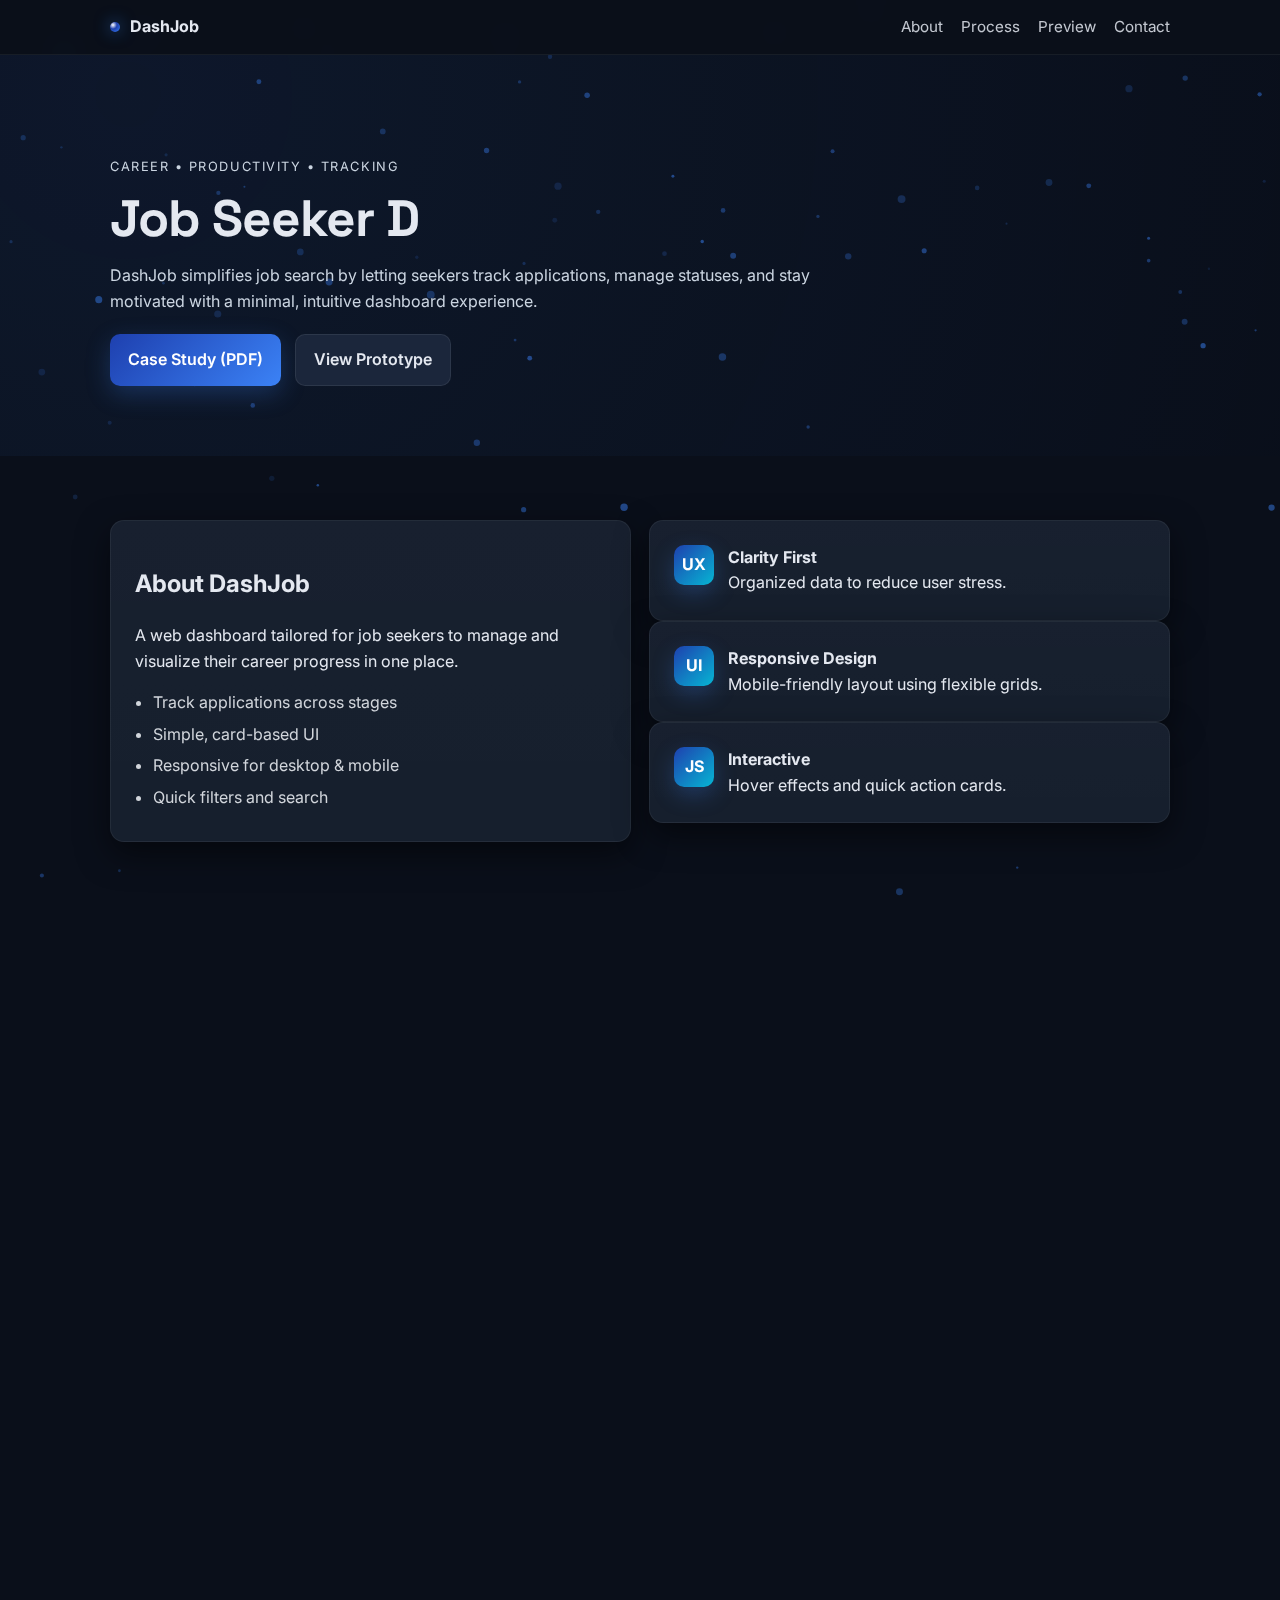
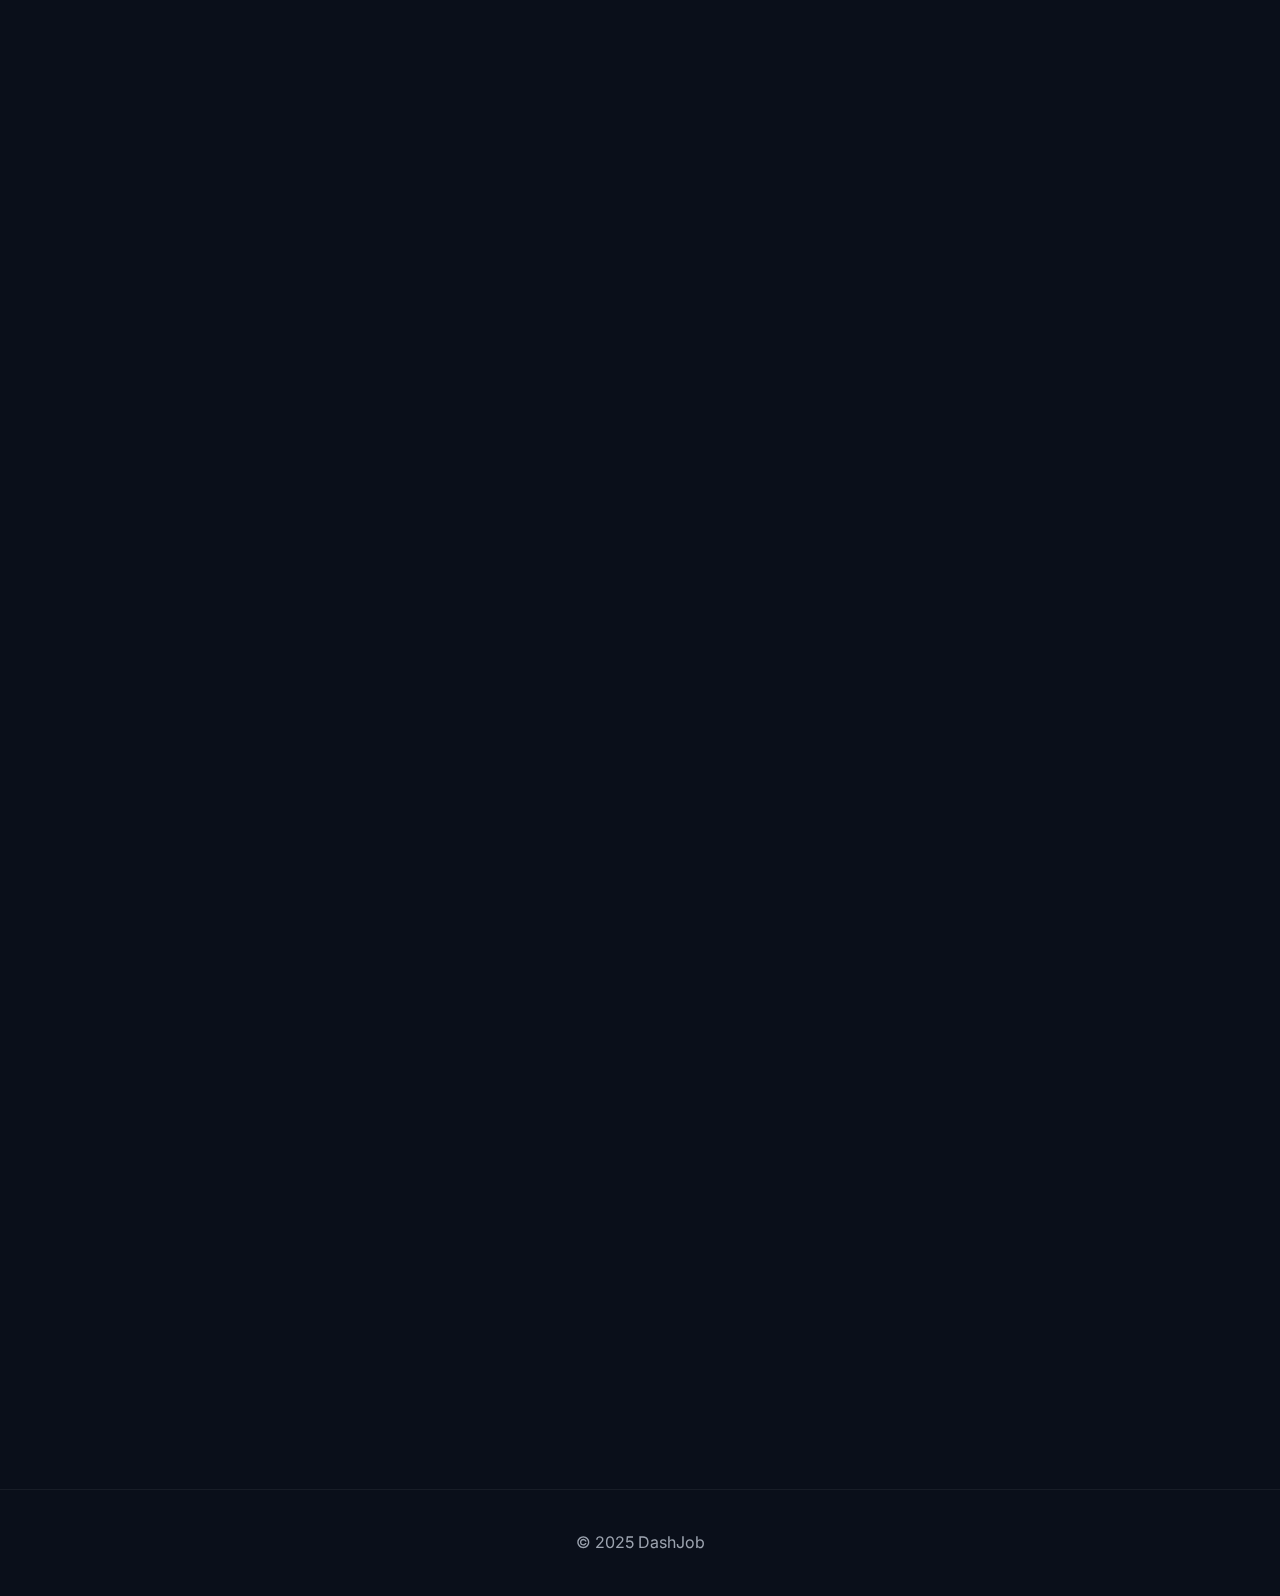
<file: dash.html>
<!DOCTYPE html>
<html lang="en">
<head>
<meta charset="utf-8" />
<meta name="viewport" content="width=device-width, initial-scale=1" />
<title>DashJob — Job Seeker Dashboard</title>

<link href="https://fonts.googleapis.com/css2?family=Inter:wght@400;500;600;700&family=Space+Grotesk:wght@500;700&display=swap" rel="stylesheet">
<link href="https://unpkg.com/aos@2.3.1/dist/aos.css" rel="stylesheet">

<style>
:root {
  --bg:#0a0f1a;
  --card:#131c2b;
  --muted:#7f8fa4;
  --text:#e4e8f0;
  --primary:#1e40af;   /* deep blue */
  --primary-2:#3b82f6; /* cyan-blue */
  --accent:#06b6d4;    /* cyan accent */
  --ring: rgba(59,130,246,.4);
  --radius:14px;
  --shadow:0 12px 32px rgba(0,0,0,.5);
}
*{box-sizing:border-box}
body {
  margin:0;
  font-family: 'Inter', system-ui, sans-serif;
  color: var(--text);
  line-height:1.6;
  background: var(--bg);
  -webkit-font-smoothing: antialiased;
  position: relative;
  overflow-x: hidden;
}

#bgCanvas {
  position: fixed;
  top: 0; left: 0;
  width: 100%; height: 100%;
  z-index: -2;
  pointer-events: none;
}

.container {max-width:1100px; margin:0 auto; padding:0 20px}
.section {padding:64px 0}
.kicker {letter-spacing:.12em; text-transform:uppercase; color:var(--muted); font-size:.8rem}

nav {
  position:sticky; top:0; z-index:50;
  backdrop-filter: blur(10px);
  background: rgba(10,15,26,.7);
  border-bottom:1px solid rgba(255,255,255,.06);
}
.nav-inner {display:flex; align-items:center; justify-content:space-between; padding:14px 20px}
.brand {display:flex; gap:10px; align-items:center; font-weight:700}
.brand-dot {
  width:10px; height:10px; border-radius:50%;
  background: radial-gradient(circle at 30% 30%, #fff, var(--primary) 40%, var(--primary-2) 100%);
  box-shadow:0 0 16px rgba(59,130,246,.6);
}
.nav-links {display:flex; gap:18px}
nav a {color:var(--text); text-decoration:none; font-size:.95rem; opacity:.85}
nav a:hover {opacity:1}

.hero {
  padding:90px 0 70px;
  position: relative;
  overflow: hidden;
  z-index:1;
}
.hero::before {
  content:"";
  position:absolute; top:-50%; left:-50%; width:200%; height:200%;
  background: radial-gradient(circle at 30% 30%, rgba(59,130,246,.08), transparent 70%);
  animation: rotate 30s linear infinite;
  z-index:-1;
}
@keyframes rotate {0%{transform:rotate(0deg);}100%{transform:rotate(360deg);}}

.hero h1 {
  font-family:"Space Grotesk",sans-serif;
  font-weight:700;
  letter-spacing:-.02em;
  font-size:clamp(2rem, 3vw + 1rem, 3.2rem);
  line-height:1.1;
  margin:12px 0 16px;
}
.hero p {color:#cbd5e1; max-width:720px}
.hero-actions {display:flex; gap:14px; flex-wrap:wrap; margin-top:20px}

.btn {
  display:inline-flex; align-items:center; gap:10px;
  padding:12px 18px; border-radius:10px;
  color:#fff; background:linear-gradient(135deg,var(--primary),var(--primary-2));
  font-weight:600; text-decoration:none; cursor:pointer;
  box-shadow:0 8px 24px rgba(59,130,246,.25);
  transition:.25s;
}
.btn:hover {transform:translateY(-2px); box-shadow:0 12px 28px rgba(59,130,246,.35)}
.btn.secondary {
  background:#1b263b; border:1px solid rgba(255,255,255,.08); color:var(--text);
  box-shadow:none;
}
.btn.secondary:hover {filter:brightness(1.1)}

.card {
  background:linear-gradient(180deg, rgba(255,255,255,.02), rgba(255,255,255,.01)), var(--card);
  border:1px solid rgba(255,255,255,.06);
  border-radius:var(--radius);
  box-shadow:var(--shadow);
}
.card-pad {padding:24px}

.grid {display:grid; grid-template-columns:repeat(12,1fr); gap:18px}
.col-4{grid-column:span 4}
.col-6{grid-column:span 6}
.col-12{grid-column:span 12}
@media (max-width:900px){.col-4,.col-6{grid-column:span 12}}

.feature {display:flex; gap:14px}
.ico {
  width:40px; height:40px; border-radius:10px; flex:none;
  display:grid; place-items:center;
  background:linear-gradient(135deg,var(--primary),var(--accent));
  font-weight:700; color:#fff;
  box-shadow:0 8px 22px rgba(59,130,246,.25);
}

.preview-wrap {text-align:center}
.preview-img {
  max-width:820px; width:100%;
  border-radius:12px; border:1px solid rgba(255,255,255,.08);
  box-shadow:0 16px 40px rgba(0,0,0,.35);
  transition:.25s;
}
.preview-img:hover {transform:scale(1.015); filter:saturate(1.05)}
.preview-actions {margin-top:16px; display:flex; gap:12px; justify-content:center; flex-wrap:wrap}

.list {margin:0; padding-left:18px; color:#d1d5db}
.list li {margin:6px 0}

.badges {display:flex; gap:10px; flex-wrap:wrap}
.badge {
  font-size:.85rem; background:#1f2a42; border:1px solid rgba(255,255,255,.08);
  padding:8px 12px; border-radius:999px; color:#dbeafe;
}

footer {padding:40px 0; text-align:center; color:#9ca3af; border-top:1px solid rgba(255,255,255,.06)}

.input {
  width:100%; padding:10px 12px; border-radius:10px;
  border:1px solid rgba(255,255,255,.08); background:#111d2b;
  color:var(--text); outline:none;
}
.input:focus { box-shadow: 0 0 0 4px var(--ring); }

</style>
</head>
<body>

<!-- Particle background canvas -->
<canvas id="bgCanvas"></canvas>

<nav>
  <div class="container nav-inner">
    <div class="brand"><span class="brand-dot"></span> DashJob</div>
    <div class="nav-links">
      <a href="#about">About</a>
      <a href="#process">Process</a>
      <a href="#preview">Preview</a>
      <a href="#contact">Contact</a>
    </div>
  </div>
</nav>

<header class="section hero">
  <div class="container">
    <p class="kicker" data-aos="fade-up">Career • Productivity • Tracking</p>
    <h1 id="type" data-aos="fade-up" data-aos-delay="80">Job Seeker Dashboard</h1>
    <p data-aos="fade-up" data-aos-delay="160">
      DashJob simplifies job search by letting seekers track applications, manage statuses,
      and stay motivated with a minimal, intuitive dashboard experience.
    </p>
    <div class="hero-actions" data-aos="fade-up" data-aos-delay="240">
      <a class="btn" href="DashJob.pdf" target="_blank">Case Study (PDF)</a>
      <a class="btn secondary" href="https://www.figma.com/proto/x1AHYimQXQESoMWLDLi0if/Untitled?node-id=3-2&p=f&t=z0As8JBXtg5oKpbm-0&scaling=scale-down&content-scaling=fixed&page-id=0%3A1&starting-point-node-id=3%3A2" target="_blank">View Prototype</a>
    </div>
  </div>
</header>

<section id="about" class="section">
  <div class="container">
    <div class="grid">
      <div class="col-6">
        <div class="card card-pad" data-aos="fade-up">
          <h2>About DashJob</h2>
          <p>A web dashboard tailored for job seekers to manage and visualize their career progress in one place.</p>
          <ul class="list">
            <li>Track applications across stages</li>
            <li>Simple, card-based UI</li>
            <li>Responsive for desktop & mobile</li>
            <li>Quick filters and search</li>
          </ul>
        </div>
      </div>
      <div class="col-6">
        <div class="card card-pad feature" data-aos="fade-left">
          <div class="ico">UX</div>
          <div><strong>Clarity First</strong><br/>Organized data to reduce user stress.</div>
        </div>
        <div class="card card-pad feature" data-aos="fade-left" data-aos-delay="120">
          <div class="ico">UI</div>
          <div><strong>Responsive Design</strong><br/>Mobile-friendly layout using flexible grids.</div>
        </div>
        <div class="card card-pad feature" data-aos="fade-left" data-aos-delay="220">
          <div class="ico">JS</div>
          <div><strong>Interactive</strong><br/>Hover effects and quick action cards.</div>
        </div>
      </div>
    </div>
  </div>
</section>

<section id="process" class="section">
  <div class="container">
    <div class="card card-pad" data-aos="fade-up">
      <h2>Design Process</h2>
      <p><strong>Research:</strong> Identified challenges in existing platforms like clutter and lack of visual progress tracking.</p>
      <p><strong>Wireframes:</strong> Created low-fi sketches of application cards and filters.</p>
      <p><strong>Prototype:</strong> Designed in Figma with modern color palette and clear hierarchy.</p>
    </div>
  </div>
</section>

<section id="preview" class="section">
  <div class="container">
    <div class="card card-pad" data-aos="zoom-in">
      <h2>Dashboard Preview</h2>
      <div class="preview-wrap">
        <img class="preview-img" src="Dashjob.jpg" alt="DashJob Dashboard mockup">
        <div class="preview-actions">
          <a class="btn" href="DashJob.pdf" target="_blank">Case Study PDF</a>
          <a class="btn secondary" href="https://www.figma.com/proto/x1AHYimQXQESoMWLDLi0if/Untitled?node-id=3-2&p=f&t=z0As8JBXtg5oKpbm-0&scaling=scale-down&content-scaling=fixed&page-id=0%3A1&starting-point-node-id=3%3A2" target="_blank">Prototype</a>
        </div>
      </div>
    </div>
  </div>
</section>

<section class="section">
  <div class="container">
    <div class="grid">
      <div class="col-6">
        <div class="card card-pad" data-aos="fade-up">
          <h2>Next Steps</h2>
          <ul class="list">
            <li>Add calendar integration</li>
            <li>Enable export to Excel/CSV</li>
            <li>Gamify milestones for motivation</li>
          </ul>
        </div>
      </div>
      <div class="col-6">
        <div class="card card-pad" data-aos="fade-up" data-aos-delay="120">
          <h2>Tech Stack</h2>
          <div class="badges">
            <span class="badge">Figma</span>
            <span class="badge">HTML</span>
            <span class="badge">CSS</span>
            <span class="badge">JavaScript</span>
            <span class="badge">React.js</span>
          </div>
        </div>
      </div>
    </div>
  </div>
</section>

<section id="contact" class="section">
  <div class="container">
    <div class="card card-pad" data-aos="fade-up">
      <h2>Contact</h2>
      <p style="color:#d1d5db">Reach out for collaborations or feedback.</p>
      <form class="grid" onsubmit="event.preventDefault(); alert('Thanks! I’ll get back to you.');">
        <div class="col-6">
          <label>Name</label><br/>
          <input class="input" required>
        </div>
        <div class="col-6">
          <label>Email</label><br/>
          <input type="email" class="input" required>
        </div>
        <div class="col-12" style="margin-top:10px">
          <label>Message</label><br/>
          <textarea rows="4" class="input" required></textarea>
        </div>
        <div class="col-12" style="margin-top:14px">
          <button class="btn" type="submit">Send</button>
        </div>
      </form>
    </div>
  </div>
</section>

<footer>
  <div class="container">© 2025 DashJob</div>
</footer>

<script src="https://unpkg.com/aos@2.3.1/dist/aos.js"></script>
<script>
AOS.init({ duration: 800, once: true });

// Typewriter effect
(function(){
  const el = document.getElementById('type');
  const phrases = ["Job Seeker Dashboard","Track. Apply. Succeed.","Your Career, Organized."];
  let p=0,i=0,deleting=false;
  function tick(){
    const full=phrases[p];
    i+=deleting?-1:1;
    el.textContent=full.slice(0,i);
    if(!deleting && i===full.length){ setTimeout(()=>deleting=true,1200);}
    else if(deleting && i===0){ deleting=false; p=(p+1)%phrases.length;}
    setTimeout(tick,deleting?40:70);
  }
  tick();
})();

// Particle background
const canvas = document.getElementById('bgCanvas');
const ctx = canvas.getContext('2d');
let w,h;
function resize() { w=canvas.width=window.innerWidth; h=canvas.height=window.innerHeight; }
window.addEventListener('resize', resize);
resize();

const particles=[];
for(let i=0;i<100;i++){
  particles.push({
    x: Math.random()*w,
    y: Math.random()*h,
    r: Math.random()*3+1,
    dx: (Math.random()-0.5)*0.3,
    dy: (Math.random()-0.5)*0.3,
    color: `rgba(59,130,246,${Math.random()*0.4+0.1})`
  });
}

function animate(){
  ctx.clearRect(0,0,w,h);
  for(let p of particles){
    ctx.beginPath();
    ctx.arc(p.x,p.y,p.r,0,Math.PI*2);
    ctx.fillStyle=p.color;
    ctx.fill();
    p.x+=p.dx; p.y+=p.dy;
    if(p.x>w)p.x=0;if(p.x<0)p.x=w;
    if(p.y>h)p.y=0;if(p.y<0)p.y=h;
  }
  requestAnimationFrame(animate);
}
animate();
</script>
</body>
</html>
</file>
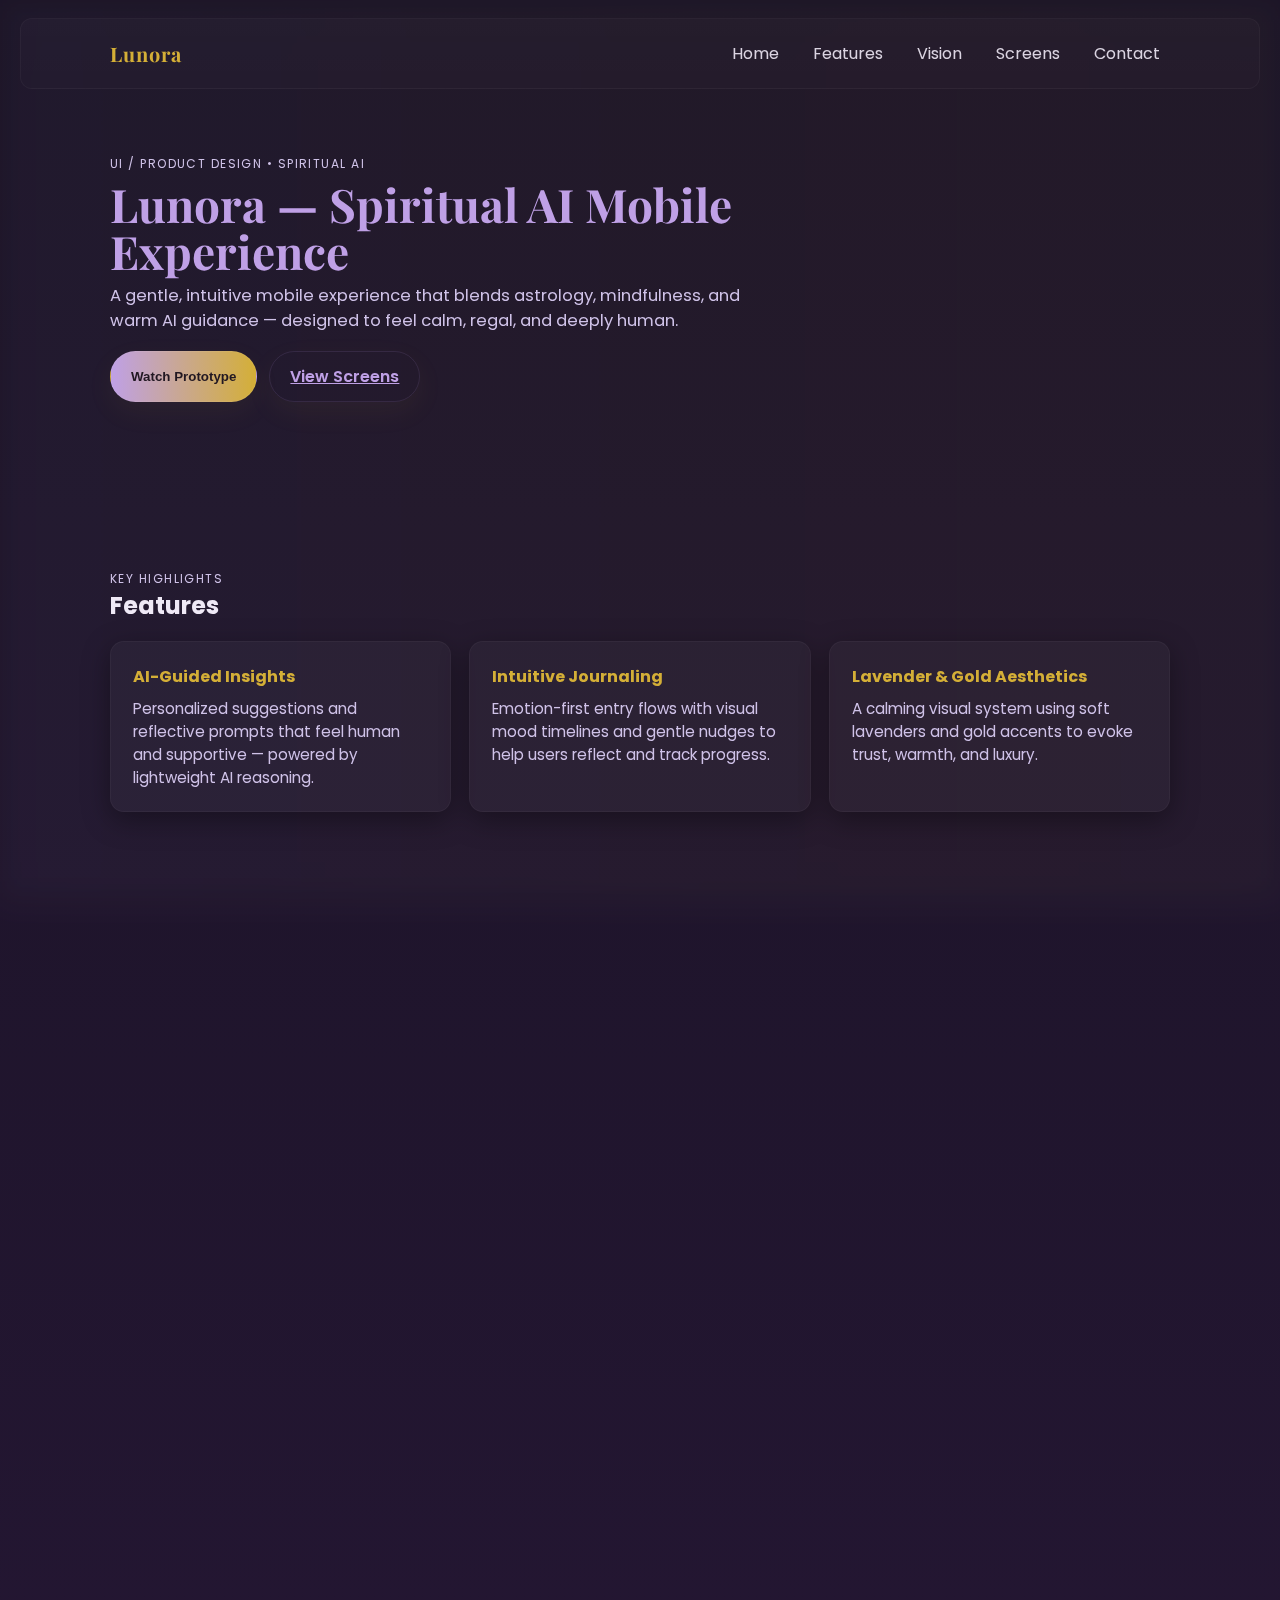
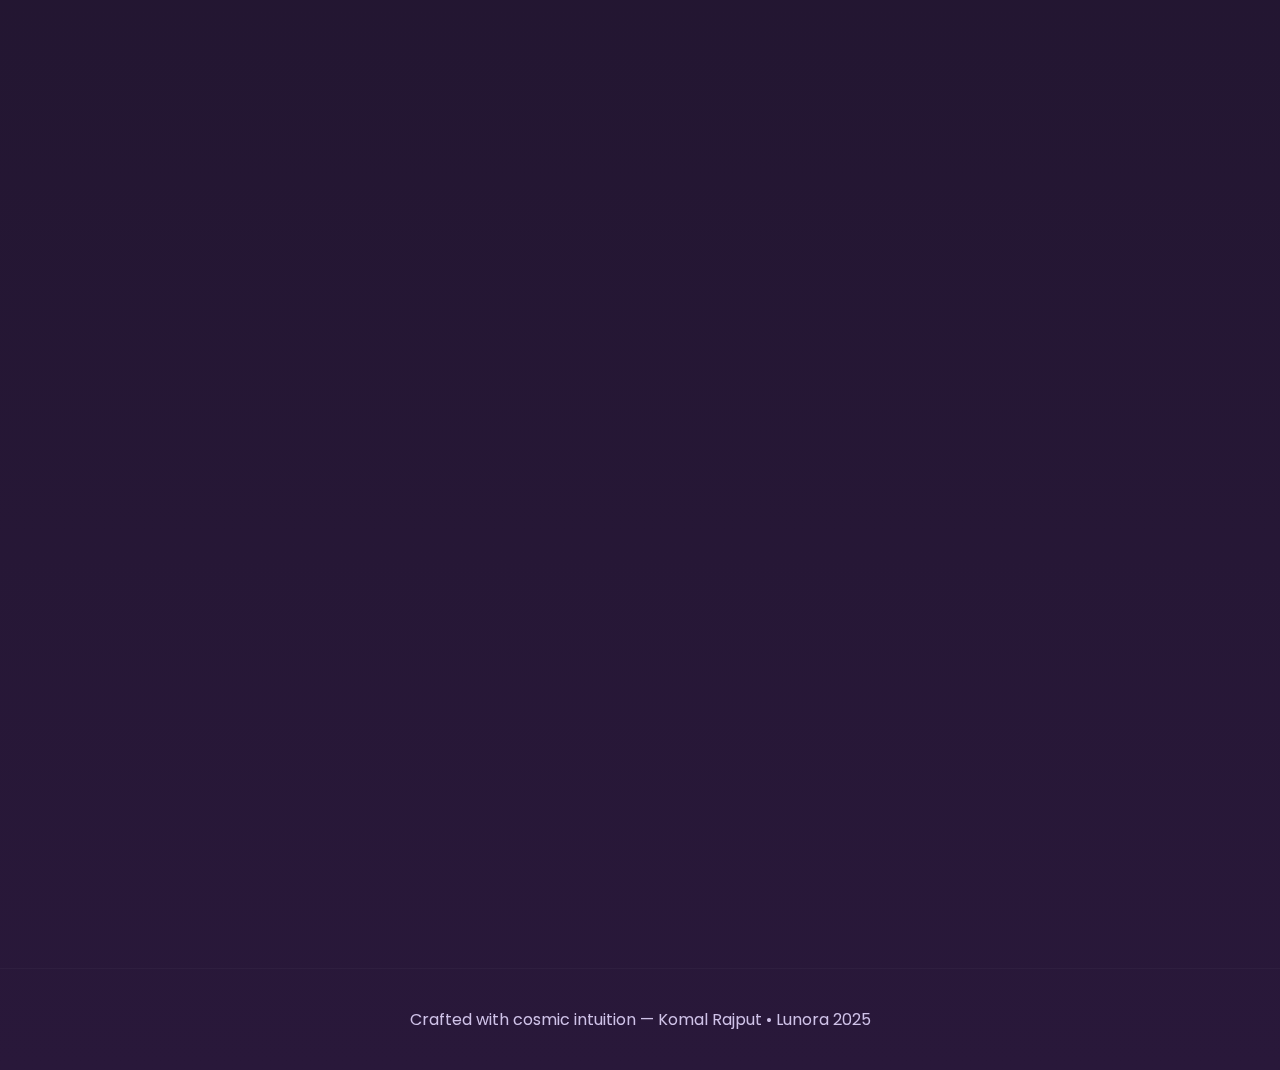
<file: Lunora.html>
<!DOCTYPE html>
<html lang="en">
<head>
<meta charset="utf-8" />
<meta name="viewport" content="width=device-width,initial-scale=1" />
<title>Lunora — Spiritual AI Mobile Experience</title>

<!-- Fonts -->
<link href="https://fonts.googleapis.com/css2?family=Playfair+Display:wght@600;700&family=Poppins:wght@300;400;600&display=swap" rel="stylesheet">

<style>
  :root{
    --bg-1: #1a1325;   /* deep lavender base */
    --bg-2: #29183a;   /* deeper tone */
    --lav: #bfa0e6;    /* soft lavender */
    --gold: #d4af37;   /* gold accent */
    --gold-soft: rgba(212,175,55,0.14);
    --card: rgba(255,255,255,0.03);
    --glass: rgba(255,255,255,0.06);
    --radius: 18px;
    --text: #efe9f6;
    --muted: #cfc2e8;
    --transition: 400ms cubic-bezier(.2,.9,.3,1);
  }

  /* Reset */
  *{box-sizing:border-box;margin:0;padding:0}
  html{scroll-behavior:smooth}
  body{
    font-family:"Poppins",system-ui,-apple-system,"Segoe UI",Roboto,"Helvetica Neue",Arial;
    color:var(--text);
    background: linear-gradient(180deg,var(--bg-1),var(--bg-2));
    min-height:100vh;
    -webkit-font-smoothing:antialiased;
    -moz-osx-font-smoothing:grayscale;
    overflow-x:hidden;
    position:relative;
  }

  /* Horizontal shimmer overlay — luxurious & subtle */
  .shimmer {
    position:fixed;
    inset:0;
    pointer-events:none;
    z-index:0;
    background:
      linear-gradient(90deg,
        rgba(191,160,230,0.06) 0%,
        rgba(212,175,55,0.07) 25%,
        rgba(191,160,230,0.06) 50%,
        rgba(212,175,55,0.05) 75%,
        rgba(191,160,230,0.05) 100%);
    background-size: 300% 100%;
    opacity:0.55;
    mix-blend-mode: screen;
    animation: shimmerMove 20s linear infinite;
    filter: blur(14px) saturate(1.05);
  }
  @keyframes shimmerMove{
    0%{background-position:0% 50%}
    50%{background-position:100% 50%}
    100%{background-position:0% 50%}
  }

  /* Gentle star speck (very subtle) */
  .grain {
    position:fixed; inset:0; z-index:0; pointer-events:none;
    background-image:
      radial-gradient(circle at 10% 20%, rgba(255,255,255,0.02) 0.5px, transparent 0.6px),
      radial-gradient(circle at 70% 40%, rgba(255,255,255,0.015) 0.6px, transparent 0.7px);
    opacity:0.22; filter: blur(.6px);
  }

  /* Layout container */
  .container{max-width:1100px;margin:0 auto;padding:0 20px;position:relative;z-index:3}

  /* Nav */
  nav{
    position:sticky; top:18px; z-index:50; margin:0 auto; backdrop-filter: blur(8px);
    background: linear-gradient(180deg, rgba(255,255,255,0.02), rgba(255,255,255,0.01));
    border:1px solid rgba(255,255,255,0.04); border-radius:12px; width:calc(100% - 40px);
  }
  .nav-inner{display:flex;align-items:center;justify-content:space-between;padding:14px 20px}
  .brand{font-family:"Playfair Display",serif;color:var(--gold);font-weight:700;letter-spacing:1px;font-size:20px}
  .tag{font-size:12px;color:var(--muted);margin-left:8px}
  .nav-links{display:flex;gap:14px}
  .nav-links a{color:var(--text);text-decoration:none;padding:8px 10px;border-radius:8px;opacity:.9}
  .nav-links a:hover{background:var(--glass);color:var(--gold);transform:translateY(-2px)}

  /* Sections */
  section{padding:84px 0;position:relative;z-index:2}
  .hero{display:flex;flex-direction:column;align-items:flex-start;gap:18px;padding-top:110px}
  /* left aligned hero (you requested left earlier) */
  .hero-inner{display:flex;gap:18px;align-items:flex-start;width:100%}
  .hero-col{max-width:640px}
  .kicker{font-size:12px;color:var(--muted);text-transform:uppercase;letter-spacing:.12em}
  h1{font-family:"Playfair Display",serif;font-size:clamp(2rem,3.6vw,3.2rem);line-height:1.02;color:var(--lav);margin:8px 0}
  p.lead{color:var(--muted);font-size:1.03rem;max-width:680px}

  .hero-actions{display:flex;gap:12px;flex-wrap:wrap;margin-top:8px}
  .btn{
    display:inline-flex;align-items:center;gap:10px;padding:12px 20px;border-radius:999px;border:1px solid rgba(255,255,255,0.06);
    cursor:pointer;font-weight:600;background:linear-gradient(90deg,var(--lav),var(--gold));color:#221822;box-shadow:0 10px 30px rgba(212,175,55,0.06);
    transition: transform var(--transition), box-shadow var(--transition), filter var(--transition);
  }
  .btn.secondary{background:transparent;color:var(--lav);border:1px solid rgba(191,160,230,0.12)}
  .btn:hover{transform:translateY(-4px);box-shadow:0 18px 48px rgba(212,175,55,0.14);filter:brightness(1.02)}

  /* small watch prototype link style */
  .watch-link{display:inline-flex;align-items:center;gap:10px;color:var(--text);text-decoration:none;padding:8px 12px;border-radius:12px;background:rgba(255,255,255,0.02);border:1px solid rgba(255,255,255,0.03)}

  /* Features */
  .features-grid{display:grid;grid-template-columns:repeat(3,1fr);gap:18px;margin-top:18px}
  .feature{
    background:var(--card);padding:22px;border-radius:14px;border:1px solid rgba(255,255,255,0.04);
    box-shadow:0 8px 28px rgba(0,0,0,0.35);transition:transform .45s cubic-bezier(.2,.9,.3,1),box-shadow .45s;
  }
  .feature:hover{transform:translateY(-8px);box-shadow:0 20px 60px rgba(185,151,245,0.12)}
  .feature h4{color:var(--gold);margin-bottom:8px}
  .feature p{color:var(--muted);font-size:0.95rem}

  /* Vision */
  .vision{display:flex;gap:20px;align-items:center}
  .vision-card{background:linear-gradient(180deg, rgba(255,255,255,0.02), rgba(255,255,255,0.01));padding:22px;border-radius:14px;border:1px solid rgba(255,255,255,0.04);box-shadow:0 10px 30px rgba(0,0,0,0.36)}
  .vision p{color:var(--muted)}

  /* Screens */
  .screens{display:flex;gap:80px;flex-wrap:wrap;justify-content:flex-start;margin-top:18px}
  .mock{
    width:220px;height:480px;border-radius:28px;background:linear-gradient(180deg, rgba(255,255,255,0.02), rgba(255,255,255,0.01));
    border: 1px solid rgba(255,255,255,0.06); box-shadow: 0 20px 60px rgba(0,0,0,0.45);
    overflow:hidden;display:flex;align-items:center;justify-content:center;position:relative;transition:transform .5s cubic-bezier(.2,.9,.3,1), box-shadow .5s;
  }
  .mock img{width:100%;height:100%;object-fit:cover;display:block}
  .mock::after{
    content:"";position:absolute;inset:0;border-radius:28px;padding:2px;
    background:linear-gradient(90deg, rgba(191,160,230,0.04), rgba(212,175,55,0.06), rgba(191,160,230,0.03));
    opacity:0;transition:opacity .45s;
  }
  .mock:hover{transform:translateY(-10px) scale(1.03);box-shadow:0 36px 100px rgba(185,151,245,0.22)}
  .mock:hover::after{opacity:1}

  /* Contact / Footer */
  .contact-card{background:linear-gradient(180deg, rgba(255,255,255,0.02), rgba(255,255,255,0.01));padding:22px;border-radius:14px;border:1px solid rgba(255,255,255,0.04)}
  footer{padding:38px 0;text-align:center;color:var(--muted);border-top:1px solid rgba(255,255,255,0.03);margin-top:30px}

  /* Layout helpers */
  .spaced{margin-top:18px}
  .muted{color:var(--muted)}

  /* Scroll reveal initial states */
  .reveal{opacity:0;transform:translateY(28px);transition:opacity 900ms cubic-bezier(.2,.9,.3,1), transform 900ms cubic-bezier(.2,.9,.3,1)}

  /* Responsive */
  @media (max-width:980px){
    .features-grid{grid-template-columns:repeat(2,1fr)}
    .hero{padding-top:60px}
    .hero-col{max-width:100%}
  }
  @media (max-width:640px){
    .features-grid{grid-template-columns:1fr}
    .nav-inner{padding:12px}
    .mock{width:180px;height:380px}
  }
</style>
</head>
<body>

<!-- decorative shimmer + grain -->
<div class="shimmer" aria-hidden="true"></div>
<div class="grain" aria-hidden="true"></div>

<!-- NAV -->
<nav>
  <div class="container nav-inner">
    <div style="display:flex;align-items:center">
      <div class="brand">Lunora</div>
      <div class="tag" style="margin-left:8px"></div>
    </div>

    <div class="nav-links" role="navigation" aria-label="Main">
      <a href="#home">Home</a>
      <a href="#features">Features</a>
      <a href="#vision">Vision</a>
      <a href="#screens">Screens</a>
      <a href="#contact">Contact</a>
    </div>
  </div>
</nav>

<!-- HERO -->
<section id="home" class="reveal">
  <div class="container hero-inner">
    <div class="hero-col">
      <div class="kicker reveal">UI / Product Design • Spiritual AI</div>
      <h1 class="reveal">Lunora — Spiritual AI Mobile Experience</h1>
      <p class="lead reveal">A gentle, intuitive mobile experience that blends astrology, mindfulness, and warm AI guidance — designed to feel calm, regal, and deeply human.</p>

      <div class="hero-actions spaced">
        <button class="btn reveal" id="watchBtn" aria-label="Watch prototype (opens new tab)">Watch Prototype</button>
        <a class="btn secondary reveal" href="#screens">View Screens</a>
      </div>
    </div>
  </div>
</section>

<!-- FEATURES -->
<section id="features" class="reveal">
  <div class="container">
    <div class="kicker reveal">Key highlights</div>
    <h2 class="reveal">Features</h2>

    <div class="features-grid">
      <div class="feature reveal">
        <h4>AI-Guided Insights</h4>
        <p>Personalized suggestions and reflective prompts that feel human and supportive — powered by lightweight AI reasoning.</p>
      </div>

      <div class="feature reveal">
        <h4>Intuitive Journaling</h4>
        <p>Emotion-first entry flows with visual mood timelines and gentle nudges to help users reflect and track progress.</p>
      </div>

      <div class="feature reveal">
        <h4>Lavender & Gold Aesthetics</h4>
        <p>A calming visual system using soft lavenders and gold accents to evoke trust, warmth, and luxury.</p>
      </div>
    </div>
  </div>
</section>

<!-- VISION -->
<section id="vision" class="reveal">
  <div class="container">
    <h2 class="reveal">Vision</h2>

    <div class="vision spaced">
      <div class="vision-card reveal">
        <p class="muted">Lunora aims to make personal wellbeing rituals approachable and beautiful. We design with empathy so technology becomes a companion, not a chore.</p>
      </div>

      <div class="vision-card reveal">
        <p class="muted">Our long-term goal is to blend gentle AI with accessibility-first design so users from diverse backgrounds feel seen, supported, and calm.</p>
      </div>
    </div>
  </div>
</section>

<!-- SCREENS -->
<section id="screens" class="reveal">
  <div class="container">
    <h2 class="reveal">Experience Lunora</h2>
    <p class="muted reveal">Tap any screen to preview.</p>

    <div class="screens spaced">
      <!-- Replace the src values with your real images -->
      <a class="mock reveal" href="https://ik.imagekit.io/rxhnkbo5p/Recording%202025-11-06%20125521.mp4?updatedAt=1762441600992" target="_blank" aria-label="Open screen 1 in new tab">
        <img src="iPhone 13 & 14 - 12.png" alt="Lunora screen 1">
      </a>

      <a class="mock reveal" href="https://ik.imagekit.io/rxhnkbo5p/Recording%202025-11-06%20125521.mp4?updatedAt=1762441600992" target="_blank" aria-label="Open screen 2 in new tab">
        <img src="iPhone 13 & 14 - 13.png" alt="Lunora screen 2">
      </a>

      <a class="mock reveal" href="https://ik.imagekit.io/rxhnkbo5p/Recording%202025-11-06%20125521.mp4?updatedAt=1762441600992" target="_blank" aria-label="Open screen 3 in new tab">
        <img src="iPhone 13 & 14 - 15.png" alt="Lunora screen 3">
      </a>
    </div>
  </div>
</section>

<!-- CONTACT -->
<section id="contact" class="reveal">
  <div class="container">
    <h2 class="reveal">Contact</h2>
    <div style="display:flex;gap:20px;flex-wrap:wrap;margin-top:16px">
      <div class="contact-card reveal" style="flex:1;min-width:260px">
        <strong style="color:var(--gold)">Email</strong>
        <p class="muted">komalr635122@gmail.com</p>
        <div style="height:8px"></div>
        <strong style="color:var(--gold)">LinkedIn</strong>
        <p class="muted"><a href="https://www.linkedin.com/in/komal-rajput-4335892a2/" target="_blank" style="color:var(--muted);text-decoration:none">komal-rajput</a></p>
      </div>

      <div class="contact-card reveal" style="flex:1;min-width:260px">
        <form id="contactForm" onsubmit="event.preventDefault(); handleContact(this);" aria-label="Contact form">
          <label class="muted" style="font-size:13px">Name</label>
          <input name="name" type="text" required style="width:100%;padding:10px;border-radius:10px;border:1px solid rgba(255,255,255,0.04);background:transparent;color:var(--text);margin-top:6px"/>

          <label class="muted" style="font-size:13px;margin-top:8px">Email</label>
          <input name="email" type="email" required style="width:100%;padding:10px;border-radius:10px;border:1px solid rgba(255,255,255,0.04);background:transparent;color:var(--text);margin-top:6px"/>

          <label class="muted" style="font-size:13px;margin-top:8px">Message</label>
          <textarea name="message" rows="4" style="width:100%;padding:10px;border-radius:10px;border:1px solid rgba(255,255,255,0.04);background:transparent;color:var(--text);margin-top:6px"></textarea>

          <div style="margin-top:12px">
            <button type="submit" class="btn" aria-label="Send message">Send Message</button>
          </div>
        </form>
      </div>
    </div>
  </div>
</section>

<footer>
  <div class="container">Crafted with cosmic intuition — Komal Rajput • Lunora 2025</div>
</footer>

<!-- JS: interactions, scroll reveal, watch button -->
<script>
  // Watch Prototype button opens link in new tab
  document.getElementById('watchBtn').addEventListener('click', () => {
    const url = 'https://ik.imagekit.io/rxhnkbo5p/Recording%202025-11-06%20125521.mp4?updatedAt=1762441600992';
    window.open(url, '_blank', 'noopener,noreferrer');
  });

  // Smooth reveal on scroll with IntersectionObserver
  const revealEls = document.querySelectorAll('.reveal');
  const io = new IntersectionObserver((entries) => {
    entries.forEach(entry => {
      if(entry.isIntersecting){
        entry.target.classList.add('fade-in');
        entry.target.style.opacity = 1;
        entry.target.style.transform = 'translateY(0)';
        // add 'fade-up' by applying a CSS class for consistent timing
        entry.target.classList.add('fade-up');
        // once revealed, unobserve for perf
        io.unobserve(entry.target);
      }
    });
  }, {threshold: 0.18});

  revealEls.forEach(el => {
    // small stagger using data-delay optional attribute (we'll set a default)
    el.style.opacity = 0;
    el.style.transform = 'translateY(28px)';
    io.observe(el);
  });

  // Simple contact handler — opens mailto
  function handleContact(form){
    const name = form.name.value.trim() || 'Someone';
    const email = form.email.value.trim();
    const message = form.message.value.trim();
    alert('Thanks! I will get back to you ✨');

    const subject = encodeURIComponent('Lunora Contact from ' + name);
    const body = encodeURIComponent(`Name: ${name}\nEmail: ${email}\n\n${message}`);
    window.location.href = `mailto:komalr635122@gmail.com?subject=${subject}&body=${body}`;
    form.reset();
  }

  // Add small keyboard accessibility: enter focus to open prototype when focused on button and Enter pressed
  document.getElementById('watchBtn').addEventListener('keyup', function(e){
    if(e.key === 'Enter' || e.key === ' '){
      this.click();
    }
  });
</script>
</body>
</html>
</file>
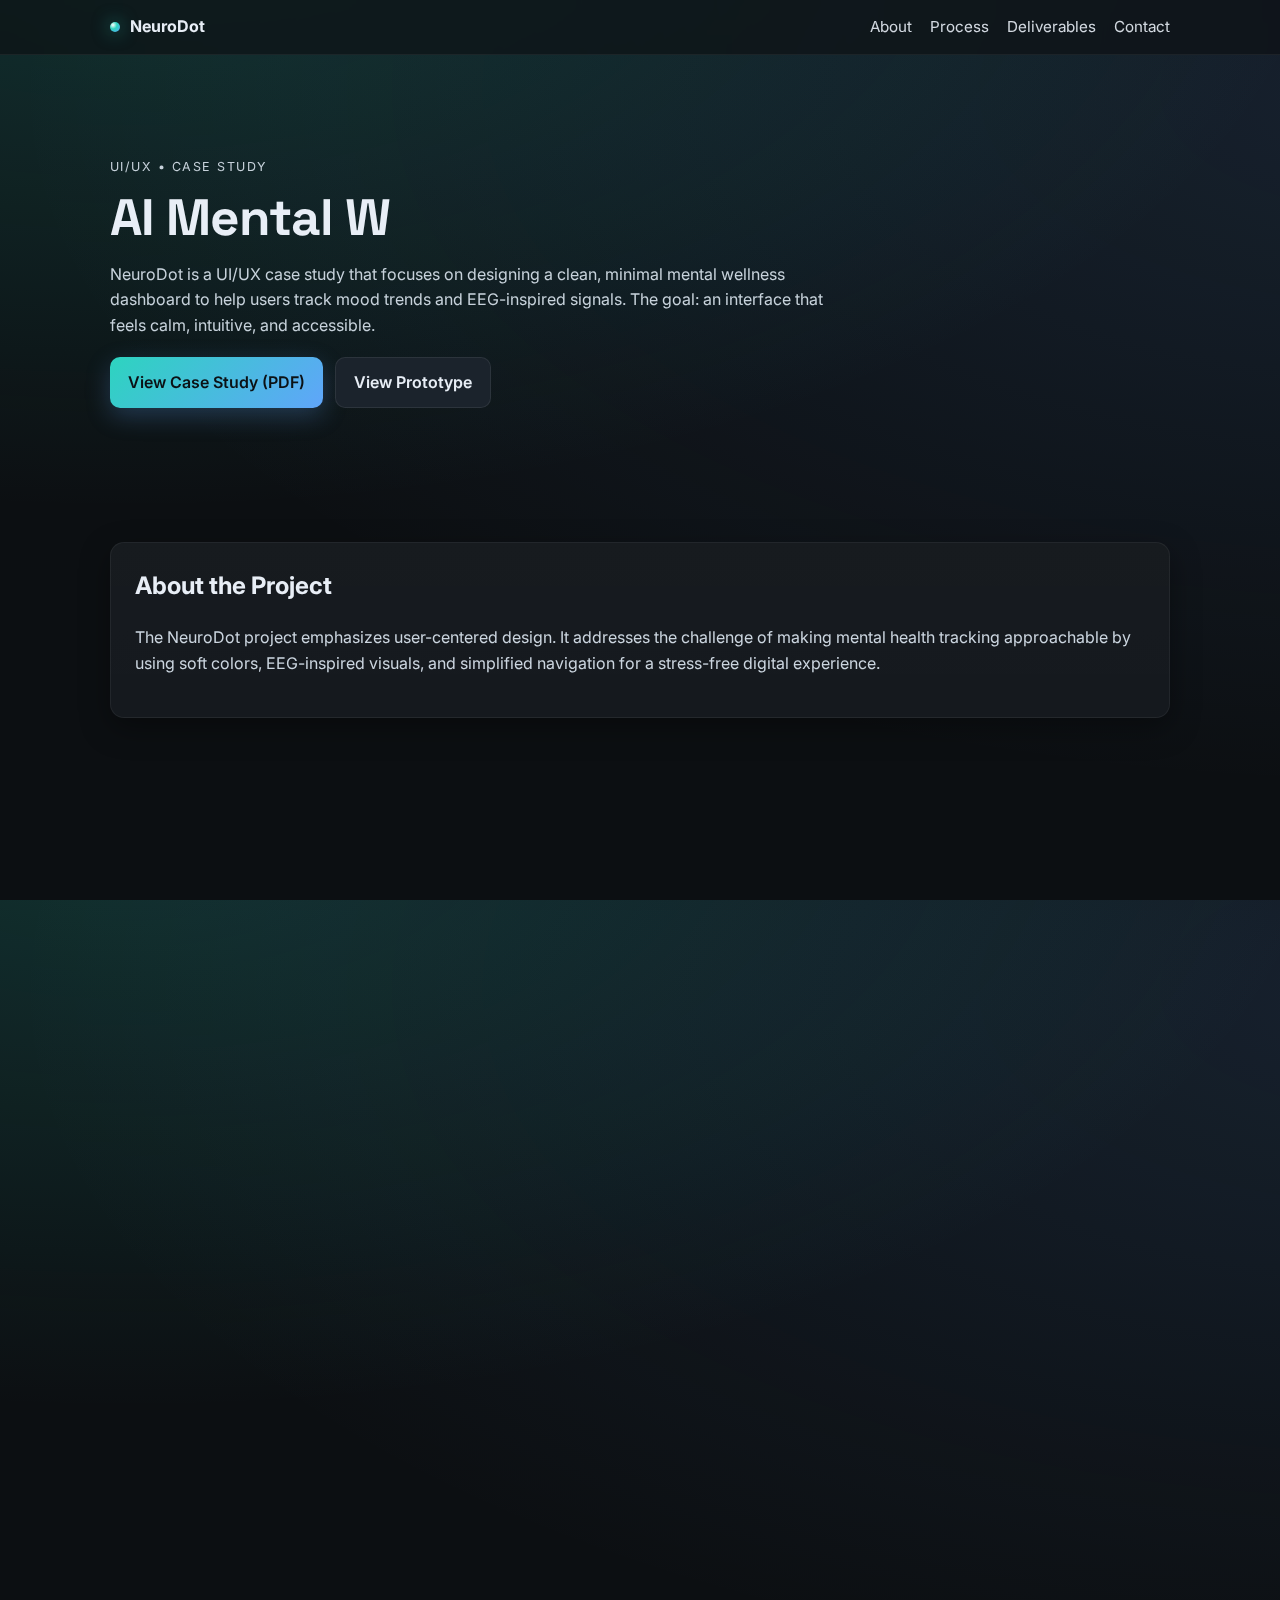
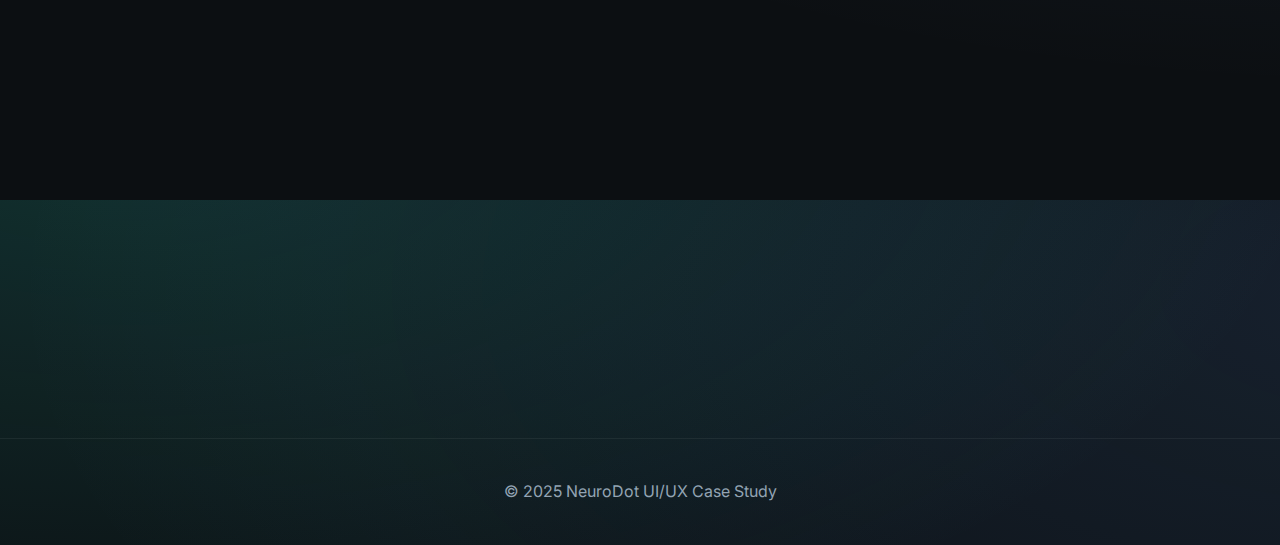
<file: Neuro.html>
<!DOCTYPE html>
<html lang="en">
<head>
<meta charset="utf-8" />
<meta name="viewport" content="width=device-width, initial-scale=1" />
<title>NeuroDot — UI/UX Case Study</title>

<link href="https://fonts.googleapis.com/css2?family=Inter:wght@400;500;600;700&family=Space+Grotesk:wght@500;700&display=swap" rel="stylesheet">
<link href="https://unpkg.com/aos@2.3.1/dist/aos.css" rel="stylesheet">

<style>
:root{
  --bg:#0c0f12;
  --card:#12161b;
  --muted:#9aa4af;
  --text:#e8eef6;
  --primary:#2dd4bf;      
  --primary-2:#60a5fa;   
  --accent:#a78bfa;       
  --ring: rgba(96,165,250,.45);
  --radius:14px;
  --shadow:0 10px 30px rgba(0,0,0,.35);
}
*{box-sizing:border-box}
html,body{height:100%}
body{
  margin:0;
  font-family: Inter, system-ui, -apple-system, Segoe UI, Roboto, "Helvetica Neue", Arial, "Noto Sans", "Apple Color Emoji","Segoe UI Emoji", sans-serif;
  background: radial-gradient(1200px 600px at 10% -10%, rgba(45,212,191,.18), rgba(0,0,0,0)) ,
              radial-gradient(1400px 700px at 110% 10%, rgba(96,165,250,.12), rgba(0,0,0,0)) ,
              var(--bg);
  color:var(--text);
  line-height:1.6;
  -webkit-font-smoothing:antialiased;
  text-rendering:optimizeLegibility;
}

.container{max-width:1100px;margin:0 auto;padding:0 20px}
.section{padding:64px 0}
.kicker{letter-spacing:.12em;text-transform:uppercase;color:var(--muted);font-size:.78rem}

nav{
  position:sticky; top:0; z-index:50;
  backdrop-filter: blur(8px);
  background: rgba(12,15,18,.65);
  border-bottom:1px solid rgba(255,255,255,.06);
}
.nav-inner{display:flex;align-items:center;justify-content:space-between;padding:14px 20px}
.brand{display:flex;gap:10px;align-items:center;font-weight:700}
.brand-dot{width:10px;height:10px;border-radius:50%;
  background: radial-gradient(circle at 30% 30%, #fff, #2dd4bf 40%, #60a5fa 100%);
  box-shadow:0 0 18px rgba(45,212,191,.6);
}
nav a{color:var(--text);text-decoration:none;font-size:.95rem;opacity:.9}
nav a:hover{opacity:1}
.nav-links{display:flex;gap:18px}

.hero{padding:90px 0 70px}
.hero h1{
  font-family:"Space Grotesk",Inter,sans-serif;
  font-weight:700;
  letter-spacing:-.02em;
  line-height:1.1;
  margin:10px 0 14px;
  font-size:clamp(2rem, 3.2vw + 1rem, 3.2rem);
}
.hero p{color:#c7d2db;max-width:720px}

.btn{
  display:inline-flex;align-items:center;gap:10px;
  padding:12px 18px;border-radius:10px;
  color:#0b1115;background:linear-gradient(135deg,var(--primary),var(--primary-2));
  font-weight:600;text-decoration:none;border:none;cursor:pointer;
  box-shadow:0 8px 24px rgba(96,165,250,.25);
  transition:transform .2s ease, box-shadow .2s ease, filter .2s ease;
}
.btn:hover{transform:translateY(-2px);box-shadow:0 12px 30px rgba(96,165,250,.32);}
.btn:focus-visible{outline:3px solid var(--ring);outline-offset:4px}
.btn.secondary{
  background:#1b232c;color:var(--text);box-shadow:none;border:1px solid rgba(255,255,255,.08)
}
.btn.secondary:hover{filter:brightness(1.1)}

.hero-actions{display:flex;gap:12px;flex-wrap:wrap;margin-top:18px}

.card{
  background:linear-gradient(180deg, rgba(255,255,255,.02), rgba(255,255,255,.01)) , var(--card);
  border:1px solid rgba(255,255,255,.06);
  border-radius:var(--radius);
  box-shadow:var(--shadow);
}
.card-pad{padding:24px}

.grid{display:grid;grid-template-columns:repeat(12,1fr);gap:18px}
.col-4{grid-column:span 4}
.col-6{grid-column:span 6}
.col-12{grid-column:span 12}
@media (max-width:900px){
  .col-4,.col-6{grid-column:span 12}
}

.feature{display:flex;gap:14px}
.ico{
  width:40px;height:40px;flex:none;border-radius:10px;
  display:grid;place-items:center;
  background:linear-gradient(135deg,var(--primary) 0%, var(--accent) 100%);
  color:#0b1115;font-weight:800;
  box-shadow:0 8px 22px rgba(45,212,191,.25);
}

.preview-wrap{text-align:center}
.preview-img{
  width:100%;max-width:820px;border-radius:12px;border:1px solid rgba(255,255,255,.08);
  box-shadow:0 16px 40px rgba(0,0,0,.35);
  transition:transform .25s ease, box-shadow .25s ease, filter .25s ease;
}
.preview-img:hover{transform:scale(1.015);filter:saturate(1.03)}
.preview-actions{margin-top:16px;display:flex;gap:10px;justify-content:center;flex-wrap:wrap}

.list{margin:0;padding-left:18px;color:#cbd5df}
.list li{margin:6px 0}

.badges{display:flex;gap:10px;flex-wrap:wrap}
.badge{
  font-size:.86rem;color:#cfe6ff;background:#151c23;border:1px solid rgba(255,255,255,.08);
  padding:8px 12px;border-radius:999px
}

footer{padding:40px 0;color:#93a4b3;border-top:1px solid rgba(255,255,255,.06);text-align:center}

.magnet{transition:transform .08s ease}
.reduce-motion *{transition:none !important;animation:none !important}
</style>
</head>
<body>

<nav>
  <div class="container nav-inner">
    <div class="brand">
      <span class="brand-dot" aria-hidden="true"></span>
      NeuroDot
    </div>
    <div class="nav-links">
      <a href="#about">About</a>
      <a href="#process">Process</a>
      <a href="#deliverables">Deliverables</a>
      <a href="#contact">Contact</a>
    </div>
  </div>
</nav>

<header class="section hero">
  <div class="container">
    <p class="kicker" data-aos="fade-up">UI/UX • Case Study</p>
    <h1 data-aos="fade-up" data-aos-delay="80">
      <span id="type" aria-label="AI Mental Wellness Dashboard">AI Mental Wellness Dashboard</span>
    </h1>
    <p data-aos="fade-up" data-aos-delay="160">
      NeuroDot is a UI/UX case study that focuses on designing a clean, minimal mental wellness dashboard 
      to help users track mood trends and EEG-inspired signals. The goal: an interface that feels calm, intuitive, and accessible.
    </p>
    <div class="hero-actions" data-aos="fade-up" data-aos-delay="240">
      <a class="btn magnet" href="files/NeuroDot_CaseStudy.pdf" target="_blank">View Case Study (PDF)</a>
      <a class="btn secondary" href="https://www.figma.com/proto/your-neurodot-prototype-link" target="_blank">View Prototype</a>
    </div>
  </div>
</header>

<section id="about" class="section">
  <div class="container">
    <div class="card card-pad" data-aos="fade-up">
      <h2 style="margin-top:0">About the Project</h2>
      <p style="color:#cbd5df">
        The NeuroDot project emphasizes user-centered design. It addresses the challenge of making mental health tracking approachable 
        by using soft colors, EEG-inspired visuals, and simplified navigation for a stress-free digital experience.
      </p>
    </div>
  </div>
</section>

<section id="process" class="section">
  <div class="container">
    <div class="grid">
      <div class="col-6">
        <div class="card card-pad" data-aos="fade-up">
          <h2 style="margin-top:0">Design Process</h2>
          <ul class="list">
            <li><strong>Research:</strong> Studied existing mental health apps and identified UX pain points.</li>
            <li><strong>Wireframes:</strong> Built low-fidelity sketches to map user flows.</li>
            <li><strong>Prototyping:</strong> Designed interactive prototypes in Figma.</li>
            <li><strong>UI Design:</strong> Used calming blue tones, generous spacing, and clean typography.</li>
          </ul>
        </div>
      </div>
      <div class="col-6">
        <div class="card card-pad feature" data-aos="fade-left">
          <div class="ico">UX</div>
          <div>
            <strong>Accessible Design</strong><br/>
            Focused on clear visuals, minimal steps, and inclusive interactions.
          </div>
        </div>
        <div class="card card-pad feature" data-aos="fade-left" style="margin-top:16px">
          <div class="ico">UI</div>
          <div>
            <strong>Calm Interface</strong><br/>
            Reduced clutter, optimized readability, and added micro-interactions.
          </div>
        </div>
      </div>
    </div>
  </div>
</section>

<section id="deliverables" class="section">
  <div class="container">
    <div class="card card-pad" data-aos="zoom-in">
      <h2 style="margin-top:0">Deliverables</h2>
      <div class="preview-actions">
        <a class="btn magnet" href="files/NeuroDot_CaseStudy.pdf" target="_blank">📂 Download Case Study PDF</a>
        <a class="btn secondary" href="https://www.figma.com/proto/your-neurodot-prototype-link" target="_blank">🖥️ View Prototype on Figma</a>
      </div>
    </div>
  </div>
</section>

<section id="contact" class="section">
  <div class="container">
    <div class="card card-pad" data-aos="fade-up">
      <h2 style="margin-top:0">Contact</h2>
      <p style="color:#cbd5df;margin-top:0">Interested in collaborating on design projects or internships? Let’s connect.</p>
      <form class="grid" onsubmit="event.preventDefault(); alert('Thanks! I’ll get back to you.');">
        <div class="col-6">
          <label for="name">Name</label><br/>
          <input id="name" name="name" class="input" required>
        </div>
        <div class="col-6">
          <label for="email">Email</label><br/>
          <input id="email" name="email" type="email" class="input" required>
        </div>
        <div class="col-12" style="margin-top:10px">
          <label for="msg">Message</label><br/>
          <textarea id="msg" name="msg" rows="4" class="input" required></textarea>
        </div>
        <div class="col-12" style="margin-top:14px">
          <button class="btn magnet" type="submit">Send Message</button>
        </div>
      </form>
    </div>
  </div>
</section>

<footer>
  <div class="container">© 2025 NeuroDot UI/UX Case Study</div>
</footer>

<script src="https://unpkg.com/aos@2.3.1/dist/aos.js"></script>
<script>
AOS.init({ duration: 800, once: true });

// Input styling
document.querySelectorAll('.input').forEach(el=>{
  Object.assign(el.style,{
    width:'100%', padding:'10px 12px', borderRadius:'10px',
    border:'1px solid rgba(255,255,255,.08)', background:'#0f1419',
    color:'var(--text)', outline:'none'
  });
  el.addEventListener('focus',()=> el.style.boxShadow='0 0 0 4px var(--ring)');
  el.addEventListener('blur',()=> el.style.boxShadow='none');
});

// Typing effect
(function typeHero(){
  const el = document.getElementById('type');
  const phrases = [
    'AI Mental Wellness Dashboard',
    'UI/UX Case Study',
    'Calm & Intuitive Design'
  ];
  let p=0,i=0,deleting=false;
  function tick(){
    const full = phrases[p];
    i += deleting ? -1 : 1;
    el.textContent = full.slice(0, i);
    if(!deleting && i === full.length){ setTimeout(()=> deleting=true, 1200); }
    else if(deleting && i === 0){ deleting=false; p=(p+1)%phrases.length; }
    const speed = deleting ? 40 : 70;
    setTimeout(tick, speed);
  }
  if(window.matchMedia('(prefers-reduced-motion: reduce)').matches) return;
  tick();
})();

// Magnet buttons
const magnets = document.querySelectorAll('.magnet');
magnets.forEach(btn=>{
  const strength = 14;
  btn.addEventListener('mousemove', (e)=>{
    const r = btn.getBoundingClientRect();
    const x = ((e.clientX - r.left) / r.width - .5) * strength;
    const y = ((e.clientY - r.top) / r.height - .5) * strength;
    btn.style.transform = `translate(${x}px, ${y}px)`;
  });
  btn.addEventListener('mouseleave', ()=> btn.style.transform='translate(0,0)');
});

if (window.matchMedia('(prefers-reduced-motion: reduce)').matches) {
  document.body.classList.add('reduce-motion');
}
</script>
</body>
</html>
</file>
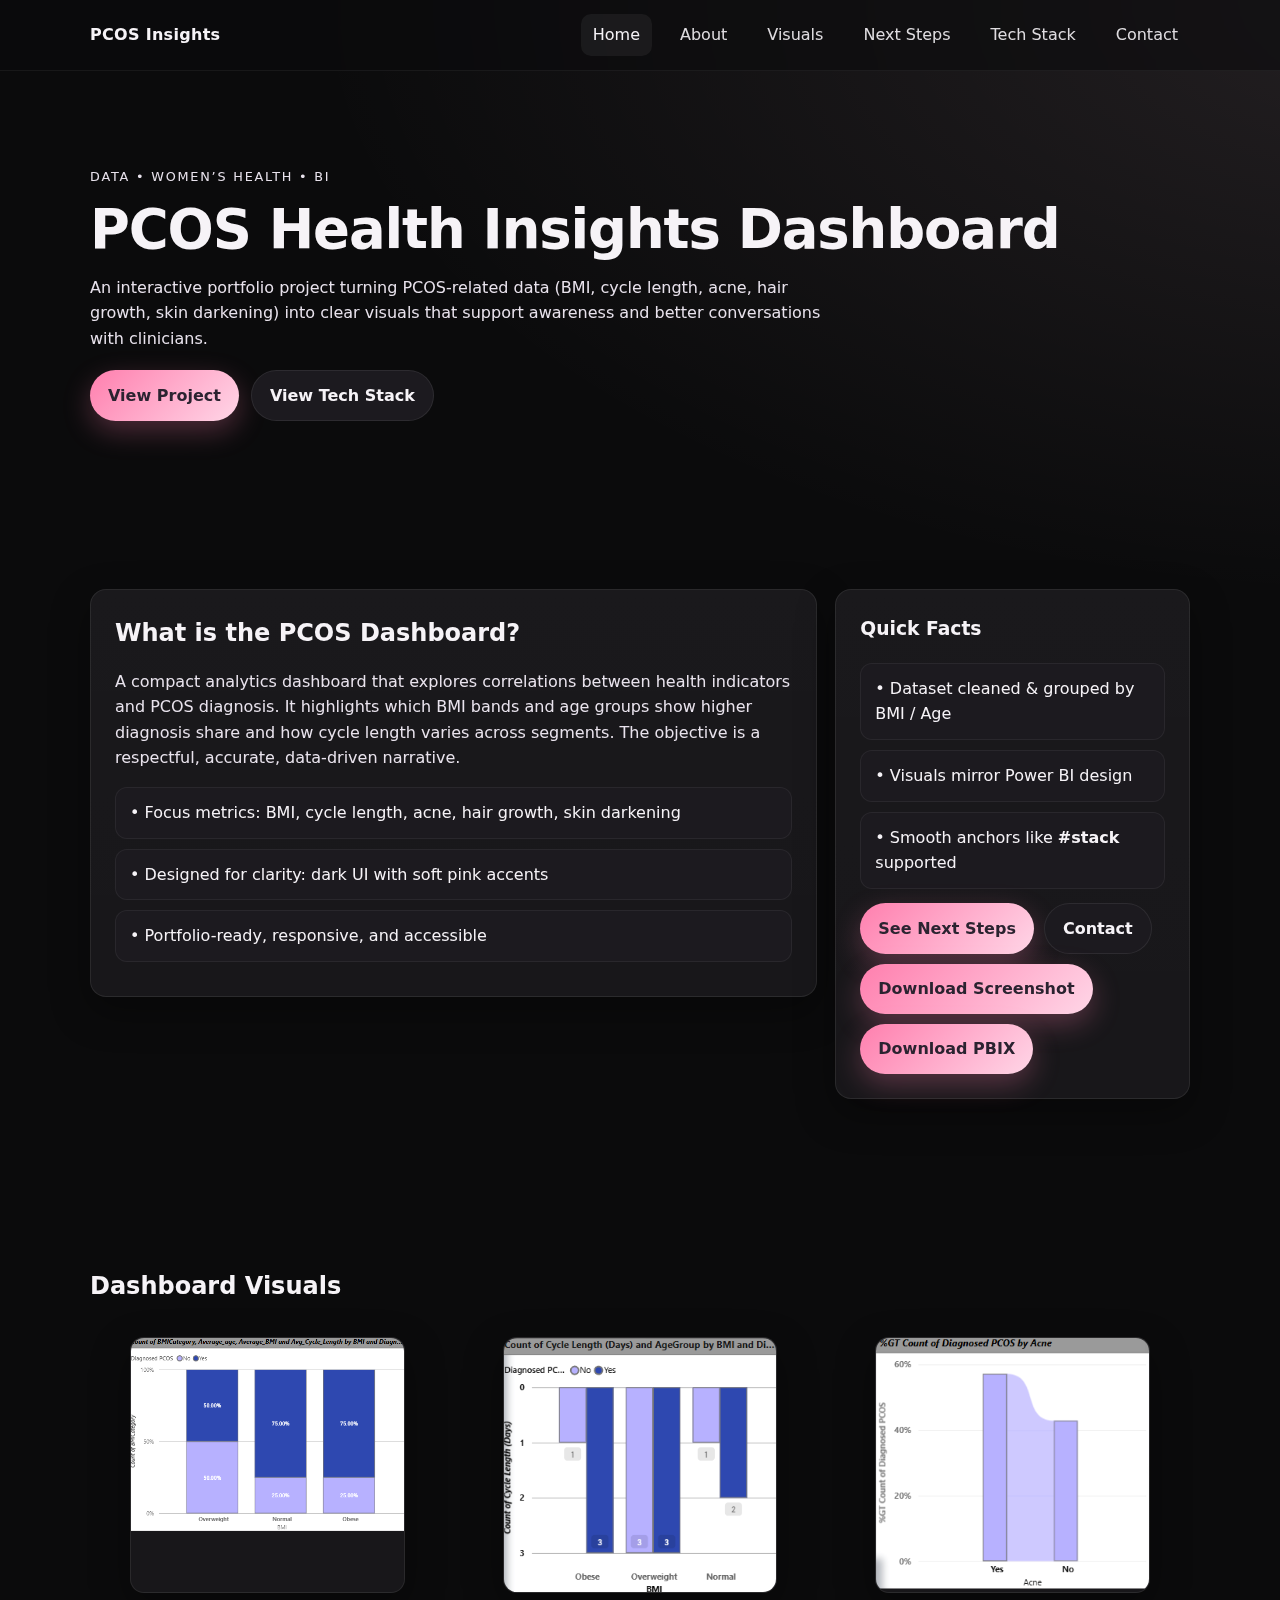
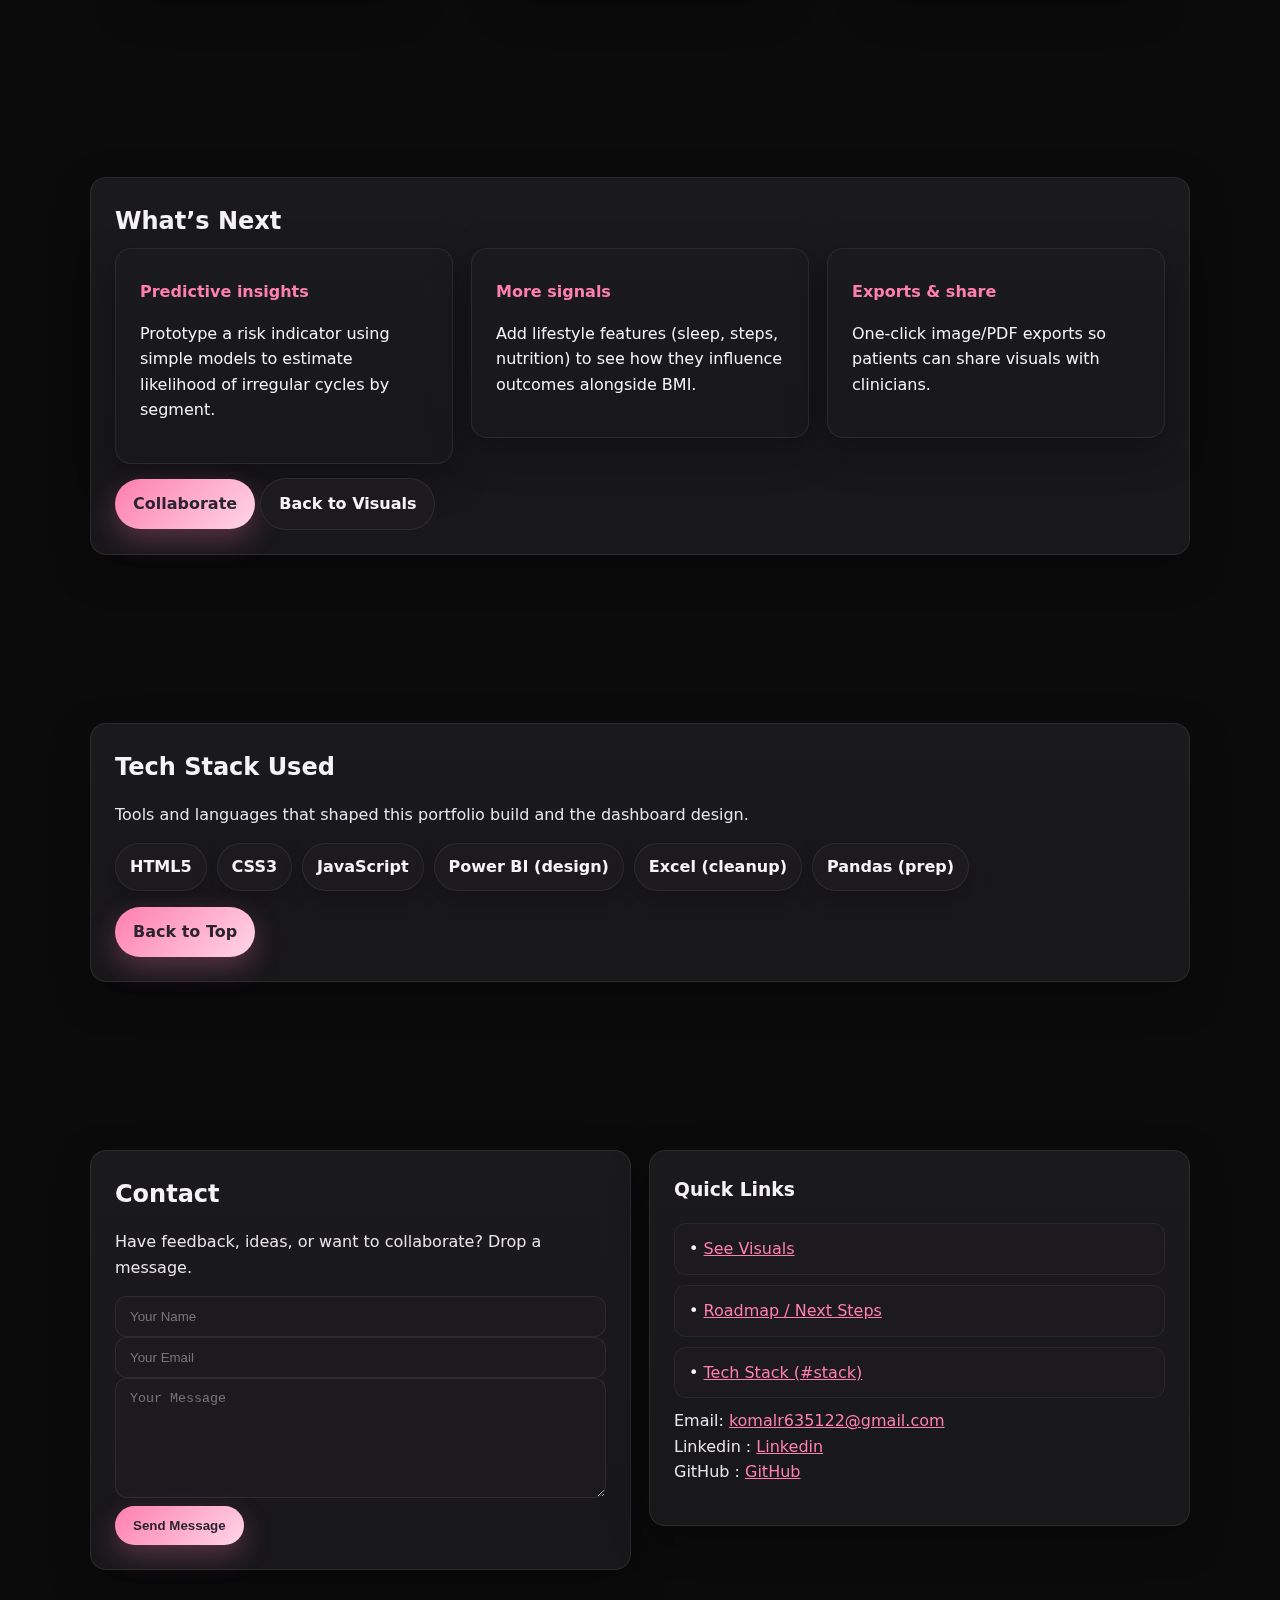
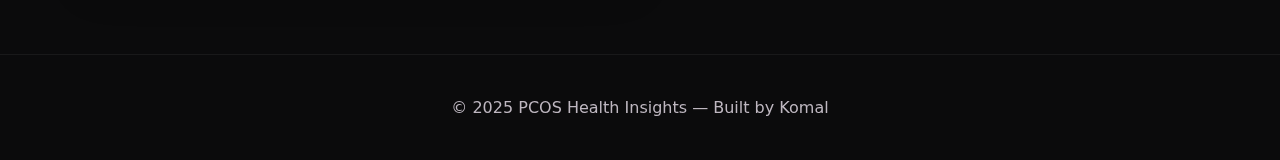
<file: new.html>
<!DOCTYPE html>
<html lang="en">
<head>
<meta charset="utf-8" />
<meta name="viewport" content="width=device-width, initial-scale=1" />
<title>PCOS Health Insights Dashboard — Portfolio</title>

<style>
/* ------- Base + Theme ------- */
:root{
  --bg:#0b0b0c;
  --panel:#151417;
  --text:#f6f3f7;
  --muted:#cfc8d2;
  --brand:#ff7fae;
  --brand-2:#ffd6e7;
  --ring:rgba(255,127,174,.35);
  --radius:16px;
}
*{box-sizing:border-box}
html{scroll-behavior:smooth}
body{
  margin:0;
  color:var(--text);
  background:
    radial-gradient(900px 500px at -10% -20%, rgba(255,127,174,.12), rgba(0,0,0,0)),
    radial-gradient(1100px 600px at 110% 0%, rgba(255,214,231,.10), rgba(0,0,0,0)),
    var(--bg);
  font: 500 16px/1.6 system-ui, -apple-system, Segoe UI, Inter, Roboto, sans-serif;
}
.container{max-width:1140px;margin:0 auto;padding:0 20px}
.section{padding:84px 0; scroll-margin-top:90px}
.kicker{letter-spacing:.14em;text-transform:uppercase;color:var(--muted);font-size:.8rem}

/* ------- Sticky Nav ------- */
nav{
  position:sticky; top:0; z-index:60;
  background: rgba(11,11,12,.58);
  backdrop-filter:saturate(1.2) blur(10px);
  border-bottom:1px solid rgba(255,255,255,.06);
}
.nav-inner{display:flex;align-items:center;justify-content:space-between;padding:14px 20px}
.brand{font-weight:800;letter-spacing:.3px}
.nav-links{display:flex;gap:16px;flex-wrap:wrap}
.nav-links a{
  color:var(--text); text-decoration:none; opacity:.9; padding:8px 12px; border-radius:10px;
}
.nav-links a:hover,
.nav-links a.active{opacity:1; background:rgba(255,255,255,.06)}

/* ------- Buttons ------- */
.btn{
  display:inline-flex;align-items:center;gap:10px;
  padding:12px 18px;border-radius:999px;border:0;cursor:pointer;
  font-weight:800;text-decoration:none;color:#2b2330;
  background:linear-gradient(135deg,var(--brand),var(--brand-2));
  box-shadow:0 10px 28px rgba(255,127,174,.28);
  transition:transform .18s ease, box-shadow .18s ease, filter .18s ease;
}
.btn:hover{transform:translateY(-2px); box-shadow:0 14px 34px rgba(255,127,174,.38)}
.btn.secondary{
  background:#1c1a1f; color:var(--text); box-shadow:none;
  border:1px solid rgba(255,255,255,.08)
}
.btn.secondary:hover{filter:brightness(1.08)}

/* ------- Cards / Panels ------- */
.card{
  background: linear-gradient(180deg, rgba(255,255,255,.02), rgba(255,255,255,.01)), var(--panel);
  border:1px solid rgba(255,255,255,.08);
  border-radius:var(--radius);
  box-shadow:0 14px 38px rgba(0,0,0,.35);
}
.card-pad{padding:24px}
.feature:hover{transform:translateY(-6px); box-shadow:0 18px 40px rgba(255,127,174,.18)}
.feature{transition:transform .18s ease, box-shadow .18s ease}

/* ------- Grid ------- */
.grid{display:grid;grid-template-columns:repeat(12,1fr);gap:18px}
.col-3{grid-column:span 3}
.col-4{grid-column:span 4}
.col-6{grid-column:span 6}
.col-8{grid-column:span 8}
.col-12{grid-column:span 12}
@media (max-width:992px){.col-3,.col-4,.col-6,.col-8{grid-column:span 12}}

/* ------- Hero ------- */
.hero h1{
  font-weight:900; letter-spacing:-.02em; line-height:1.07; margin:.4rem 0 1rem;
  font-size: clamp(2.1rem, 3.5vw + 1rem, 3.4rem);
}
.hero p{max-width:760px; color:#e8e2ec}
.hero .actions{display:flex;gap:12px;flex-wrap:wrap;margin-top:18px}

/* ------- Image gallery ------- */
.gallery{
  display:grid; gap:18px;
  grid-template-columns:repeat(12,1fr);
}
.gallery .img{
  grid-column:span 4; overflow:hidden; border-radius:14px;
  border:1px solid rgba(255,255,255,.08)
}
.gallery .img img{
  width:100%; display:block; transform:scale(1.02);
  transition: transform .35s ease, filter .35s ease;
  filter:saturate(1.02) contrast(1.02)
}
.gallery .img:hover img{transform:scale(1.05); filter:saturate(1.1) contrast(1.07)}
@media (max-width:992px){.gallery .img{grid-column:span 12}}

/* ------- Lists ------- */
ul.clean{list-style:none;padding-left:0;margin:0}
ul.clean li{
  background:#1c1a1f; margin:10px 0; padding:12px 14px; border-radius:12px;
  border:1px solid rgba(255,255,255,.06)
}

/* ------- Tech chips ------- */
.stack{
  display:flex;flex-wrap:wrap;gap:10px;margin-top:10px
}
.chip{
  background:#1c1a1f; border:1px solid rgba(255,255,255,.08);
  padding:10px 14px; border-radius:999px; color:var(--text); font-weight:600;
  box-shadow:0 8px 22px rgba(0,0,0,.24)
}

/* ------- Contact ------- */
.contact form{display:grid;gap:12px;max-width:560px}
.input, .textarea{
  width:100%; background:#1c1a1f; color:var(--text);
  border:1px solid rgba(255,255,255,.08); border-radius:12px; padding:12px 14px; outline:none
}
.input:focus, .textarea:focus{box-shadow:0 0 0 5px var(--ring)}
.textarea{min-height:120px; resize:vertical}

/* ------- Footer ------- */
footer{padding:40px 0; color:#beb7c0; text-align:center; border-top:1px solid rgba(255,255,255,.06)}

/* ------- Back-to-top ------- */
#toTop{
  position:fixed; right:16px; bottom:16px; z-index:40; opacity:0; pointer-events:none;
  transition:opacity .2s ease, transform .2s ease;
}
#toTop.show{opacity:1; pointer-events:auto}
</style>
</head>
<body>

<!-- ===== NAV ===== -->
<nav>
  <div class="container nav-inner">
    <div class="brand">PCOS Insights</div>
    <div class="nav-links" id="navLinks">
      <a href="#home" class="active">Home</a>
      <a href="#about">About</a>
      <a href="#visuals">Visuals</a>
      <a href="#next">Next Steps</a>
      <a href="#stack">Tech Stack</a>
      <a href="#contact">Contact</a>
    </div>
  </div>
</nav>

<!-- ===== HERO ===== -->
<header id="home" class="section hero">
  <div class="container">
    <p class="kicker">Data • Women’s Health • BI</p>
    <h1>PCOS Health Insights Dashboard</h1>
    <p>An interactive portfolio project turning PCOS-related data (BMI, cycle length, acne, hair growth, skin darkening)
      into clear visuals that support awareness and better conversations with clinicians.</p>
    <div class="actions">
      <a class="btn" href="#visuals">View Project</a>
      <a class="btn secondary" href="#stack">View Tech Stack</a>
    </div>
  </div>
</header>

<!-- ===== ABOUT ===== -->
<section id="about" class="section">
  <div class="container">
    <div class="grid">
      <div class="col-8">
        <div class="card card-pad">
          <h2 style="margin:0 0 6px">What is the PCOS Dashboard?</h2>
          <p style="color:#e9e3ed">
            A compact analytics dashboard that explores correlations between health indicators and PCOS diagnosis.
            It highlights which BMI bands and age groups show higher diagnosis share and how cycle length varies
            across segments. The objective is a respectful, accurate, data-driven narrative.
          </p>
          <ul class="clean" style="margin-top:12px">
            <li>• Focus metrics: BMI, cycle length, acne, hair growth, skin darkening</li>
            <li>• Designed for clarity: dark UI with soft pink accents</li>
            <li>• Portfolio-ready, responsive, and accessible</li>
          </ul>
        </div>
      </div>
      <div class="col-4">
        <div class="card card-pad">
          <h3 style="margin-top:0">Quick Facts</h3>
          <ul class="clean">
            <li>• Dataset cleaned & grouped by BMI / Age</li>
            <li>• Visuals mirror Power BI design</li>
            <li>• Smooth anchors like <strong>#stack</strong> supported</li>
          </ul>
          <div style="margin-top:14px;display:flex;gap:10px;flex-wrap:wrap">
            <a class="btn" href="#next">See Next Steps</a>
            <a class="btn secondary" href="#contact">Contact</a>
            <a class="btn" href="Dashboard.png.png" download>Download Screenshot</a>
            <a class="btn" href="Pcos-dashboard.pbix" download>Download PBIX</a>
          </div>
        </div>
      </div>
    </div>
  </div>
</section>

<!-- ===== VISUALS ===== -->
<section id="visuals" class="section">
  <div class="container">
    <h2 style="margin-top:0;margin-bottom:16px">Dashboard Visuals</h2>
    <div class="gallery">
      <figure class="img card feature">
        <img src="BMIVSPCOS.png.png" alt="BMI vs PCOS" />
      </figure>
      <figure class="img card feature">
        <img src="Cyclelength.png.png" alt="Cycle Length by PCOS/Non-PCOS" />
      </figure>
      <figure class="img card feature">
        <img src="Acne.png.png" alt="PCOS vs Acne" />
      </figure>
    </div>
  </div>
</section>

<!-- ===== NEXT STEPS ===== -->
<section id="next" class="section">
  <div class="container">
    <div class="grid">
      <div class="col-12">
        <div class="card card-pad">
          <h2 style="margin:0 0 8px">What’s Next</h2>
          <div class="grid" style="margin-top:6px">
            <div class="col-4">
              <div class="card card-pad feature">
                <h4 style="margin:6px 0 8px;color:var(--brand)">Predictive insights</h4>
                <p>Prototype a risk indicator using simple models to estimate likelihood of irregular cycles by segment.</p>
              </div>
            </div>
            <div class="col-4">
              <div class="card card-pad feature">
                <h4 style="margin:6px 0 8px;color:var(--brand)">More signals</h4>
                <p>Add lifestyle features (sleep, steps, nutrition) to see how they influence outcomes alongside BMI.</p>
              </div>
            </div>
            <div class="col-4">
              <div class="card card-pad feature">
                <h4 style="margin:6px 0 8px;color:var(--brand)">Exports & share</h4>
                <p>One-click image/PDF exports so patients can share visuals with clinicians.</p>
              </div>
            </div>
          </div>
          <div style="margin-top:14px">
            <a class="btn" href="#contact">Collaborate</a>
            <a class="btn secondary" href="#visuals">Back to Visuals</a>
          </div>
        </div>
      </div>
    </div>
  </div>
</section>

<!-- ===== TECH STACK ===== -->
<section id="stack" class="section">
  <div class="container">
    <div class="card card-pad">
      <h2 style="margin:0 0 10px">Tech Stack Used</h2>
      <p style="color:#e9e3ed">Tools and languages that shaped this portfolio build and the dashboard design.</p>
      <div class="stack">
        <span class="chip">HTML5</span>
        <span class="chip">CSS3</span>
        <span class="chip">JavaScript</span>
        <span class="chip">Power BI (design)</span>
        <span class="chip">Excel (cleanup)</span>
        <span class="chip">Pandas (prep)</span>
      </div>
      <div style="margin-top:16px">
        <a class="btn" href="#home">Back to Top</a>
      </div>
    </div>
  </div>
</section>

<!-- ===== CONTACT ===== -->
<section id="contact" class="section">
  <div class="container">
    <div class="grid">
      <div class="col-6">
        <div class="card card-pad">
          <h2 style="margin:0 0 8px">Contact</h2>
          <p style="color:#e9e3ed">Have feedback, ideas, or want to collaborate? Drop a message.</p>
          <form id="contactForm" class="contact">
            <input class="input" type="text" name="name" placeholder="Your Name" required>
            <input class="input" type="email" name="email" placeholder="Your Email" required>
            <textarea class="textarea" name="message" placeholder="Your Message" required></textarea>
            <button class="btn" type="submit">Send Message</button>
          </form>
        </div>
      </div>
      <div class="col-6">
        <div class="card card-pad">
          <h3 style="margin-top:0">Quick Links</h3>
          <ul class="clean">
            <li>• <a href="#visuals" style="color:var(--brand)">See Visuals</a></li>
            <li>• <a href="#next" style="color:var(--brand)">Roadmap / Next Steps</a></li>
            <li>• <a href="#stack" style="color:var(--brand)">Tech Stack (#stack)</a></li>
          </ul>
          <p style="margin-top:10px;color:#e9e3ed">
            Email: <a href="mailto:komalr635122@gmail.com" style="color:var(--brand)">komalr635122@gmail.com</a>
            <br>
            Linkedin : <a href="https://www.linkedin.com/in/komal-rajput-4335892a2/" style="color: var(--brand)">Linkedin</a>
            <br>
            GitHub : <a href="https://github.com/KGG-ai" style="color: var(--brand)">GitHub</a>
            <br>
          </p>
        </div>
      </div>
    </div>
  </div>
</section>

<footer>
  <div class="container">© 2025 PCOS Health Insights — Built by Komal</div>
</footer>

<!-- Back to top button -->
<a id="toTop" class="btn" href="#home" aria-label="Back to top">↑ Top</a>

<script>
/* Active nav link on scroll */
const sections = [...document.querySelectorAll('section, header')];
const links = [...document.querySelectorAll('#navLinks a')];
const map = Object.fromEntries(links.map(a=>[a.getAttribute('href').replace('#',''), a]));

const obs = new IntersectionObserver((entries)=>{
  entries.forEach(e=>{
    if(e.isIntersecting){
      const id = e.target.id || 'home';
      links.forEach(l=>l.classList.remove('active'));
      map[id]?.classList.add('active');
    }
  });
},{rootMargin:"-50% 0px -50% 0px", threshold:0});
sections.forEach(s=>obs.observe(s));

/* Show back-to-top button */
const toTop = document.getElementById('toTop');
window.addEventListener('scroll', ()=>{
  if (window.scrollY > 500){ toTop.classList.add('show'); }
  else { toTop.classList.remove('show'); }
});

/* Alert + email compose on contact form submit */
document.getElementById('contactForm').addEventListener('submit', function(e) {
  e.preventDefault();
  alert('Thanks! I will get back to you.');
  window.location.href = `mailto:komalr635122@gmail.com?subject=Portfolio%20Contact&body=Name:%20${encodeURIComponent(this.name.value)}%0AEmail:%20${encodeURIComponent(this.email.value)}%0AMessage:%20${encodeURIComponent(this.message.value)}`;
  this.reset();
});
</script>
</body>
</html>
</file>
